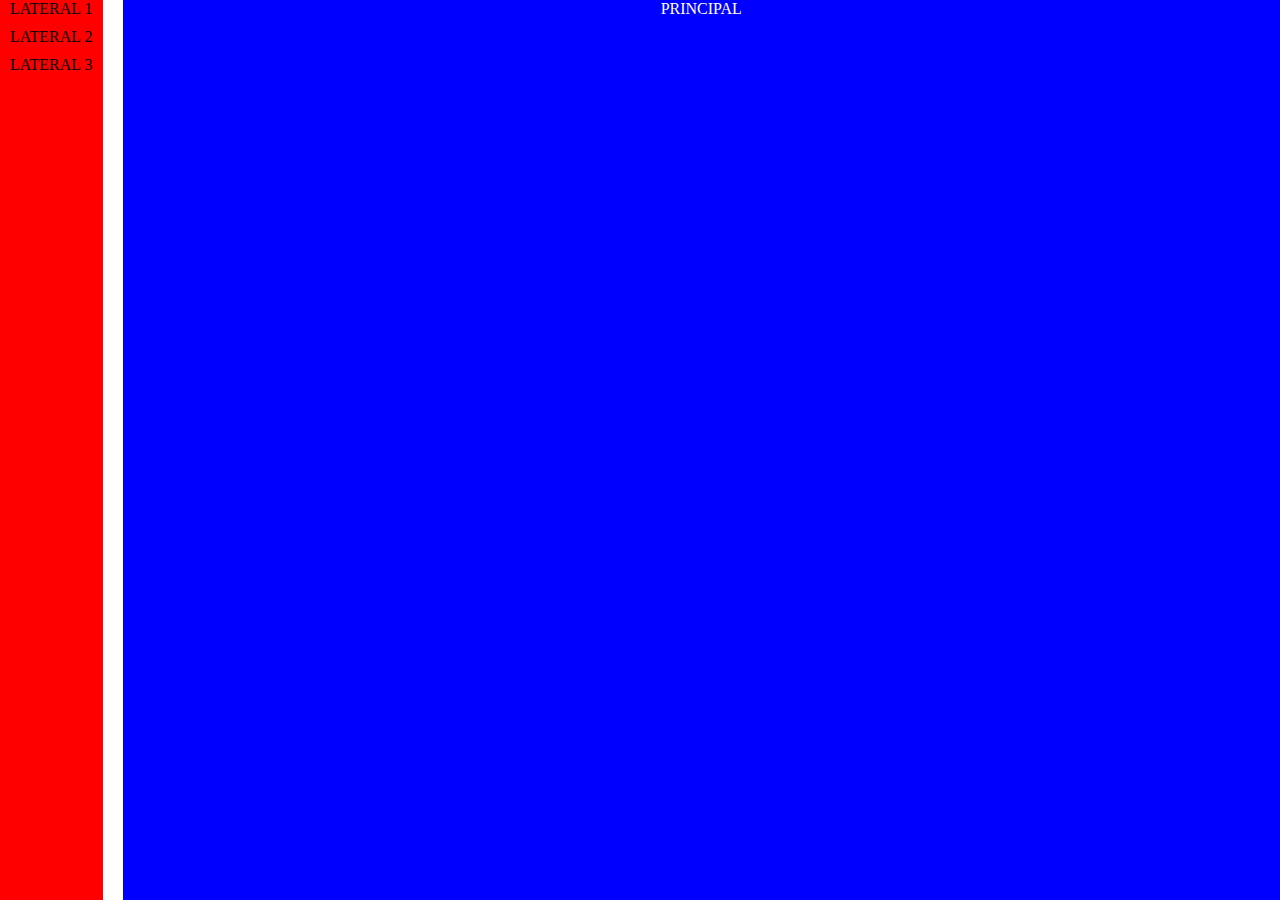
<file: 10-Responsive/index.html>
<!DOCTYPE html>
<html lang="en">
<head>
    <meta charset="UTF-8">
    <meta http-equiv="X-UA-Compatible" content="IE=edge">
    <meta name="viewport" content="width=device-width, initial-scale=1.0">
    <title>Diseño Responsive con CSS</title>
    <link rel="stylesheet" href="style.css">
</head>
<body>
    <div class="contenedor">
        <div class="lateral">
            <div class="item">LATERAL 1</div>
            <div class="item">LATERAL 2</div>
            <div class="item">LATERAL 3</div>
        </div>
        <div class="principal">PRINCIPAL</div>
    </div>
</body>
</html>
</file>
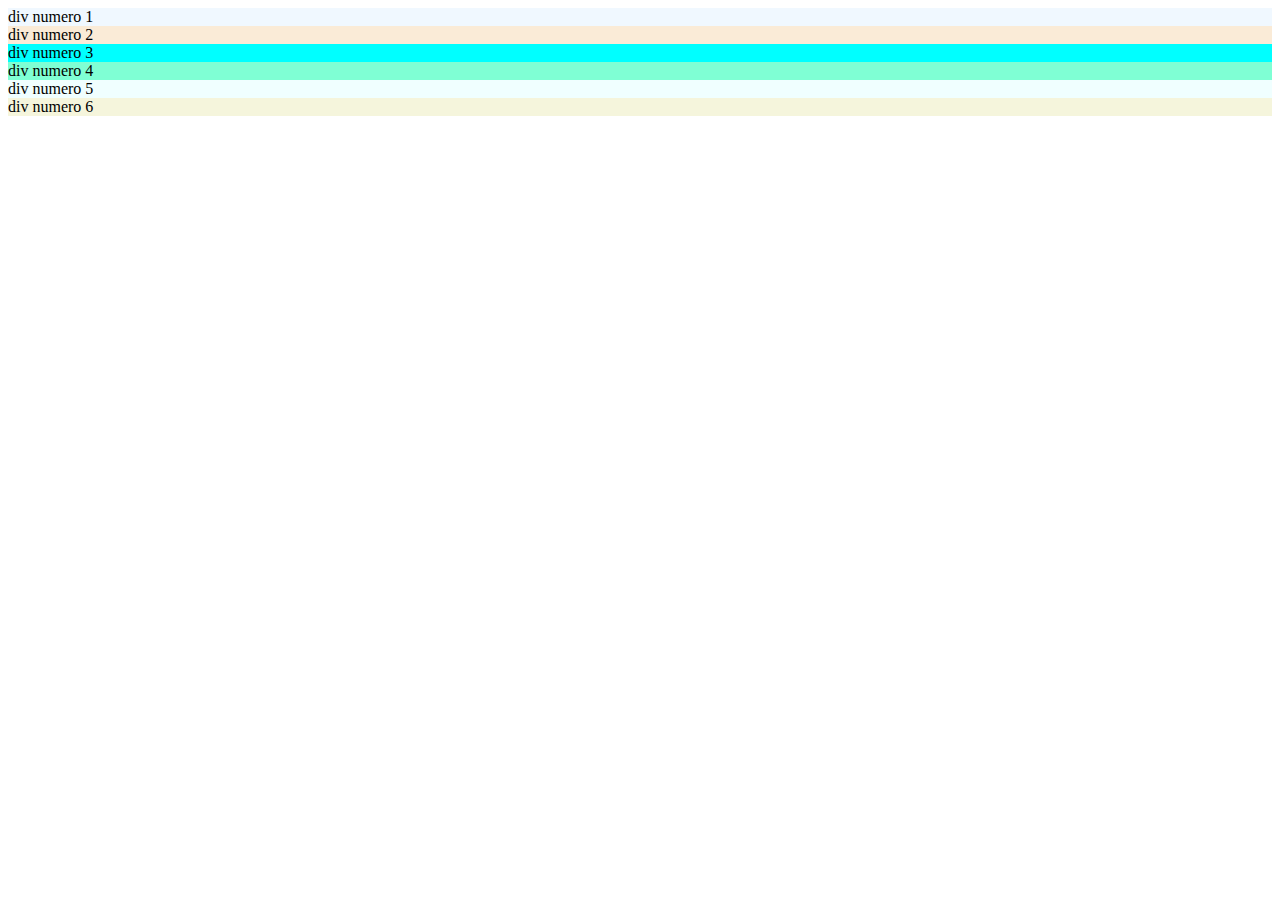
<file: 11-Bootstrap-Grid/index.html>
<!DOCTYPE html>
<html lang="en">
<head>
    <meta charset="UTF-8">
    <meta http-equiv="X-UA-Compatible" content="IE=edge">
    <meta name="viewport" content="width=device-width, initial-scale=1.0">
    <title>Sistema grid de Bootstrap</title>
    <link rel="stylesheet" href="style.css">
    <link href="https://cdn.jsdelivr.net/npm/bootstrap@5.3.0-alpha3/dist/css/bootstrap.min.css" rel="stylesheet" integrity="sha384-KK94CHFLLe+nY2dmCWGMq91rCGa5gtU4mk92HdvYe+M/SXH301p5ILy+dN9+nJOZ" crossorigin="anonymous">
</head>
<body>
    <div class="container">
        <div class="row">
            <div class="col col-sm-6 col-md-4 col-lg-3 col-xl-2 col1">div numero 1</div>
            <div class="col col-sm-6 col-md-4 col-lg-3 col-xl-2 col2">div numero 2</div>
            <div class="col col-sm-6 col-md-4 col-lg-3 col-xl-2 col3">div numero 3</div>
            <div class="col col-sm-6 col-md-4 col-lg-3 col-xl-2 col4">div numero 4</div>
            <div class="col col-sm-6 col-md-4 col-lg-3 col-xl-2 col5">div numero 5</div>
            <div class="col col-sm-6 col-md-4 col-lg-3 col-xl-2 col6">div numero 6</div>
        </div>
    </div>
</body>
<script src="https://cdn.jsdelivr.net/npm/bootstrap@5.3.0-alpha3/dist/js/bootstrap.bundle.min.js" integrity="sha384-ENjdO4Dr2bkBIFxQpeoTz1HIcje39Wm4jDKdf19U8gI4ddQ3GYNS7NTKfAdVQSZe" crossorigin="anonymous"></script>
</html>
</file>
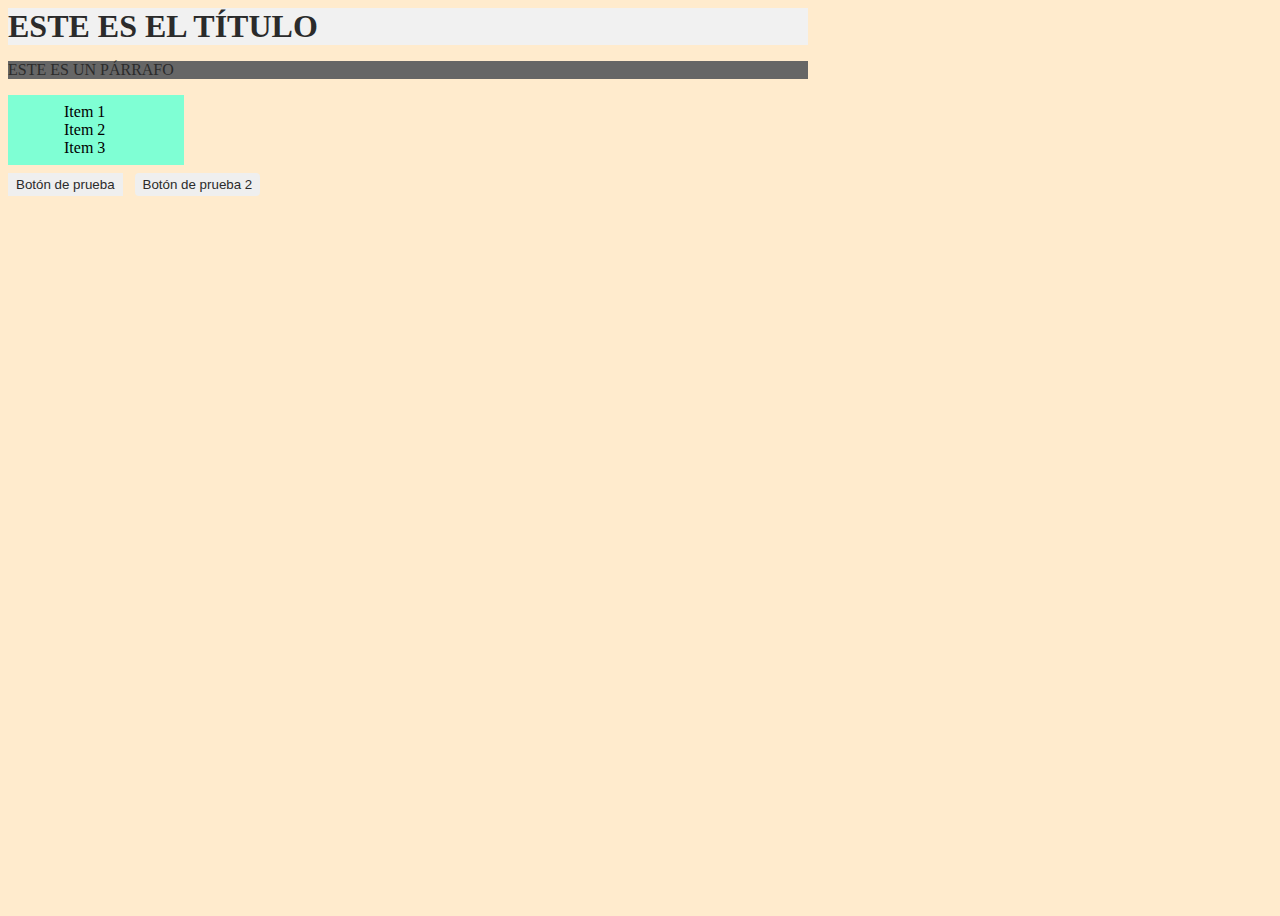
<file: 13-SASS/index.html>
<!DOCTYPE html>
<html lang="en">
<head>
    <meta charset="UTF-8">
    <meta http-equiv="X-UA-Compatible" content="IE=edge">
    <meta name="viewport" content="width=device-width, initial-scale=1.0">
    <link rel="stylesheet" href="style.css">
    <title>SASS</title>
</head>
<body>
    <div class="container">
        <h1>Este es el título</h1>
        <p>Este es un párrafo</p>
        <div class="listado">
            <ul>
                <li>Item 1</li>
                <li>Item 2</li>
                <li>Item 3</li>
            </ul>
        </div>
        <button class="btn">Botón de prueba</button>
        <button class="btn-2">Botón de prueba 2</button>
    </div>
</body>
</html>
</file>
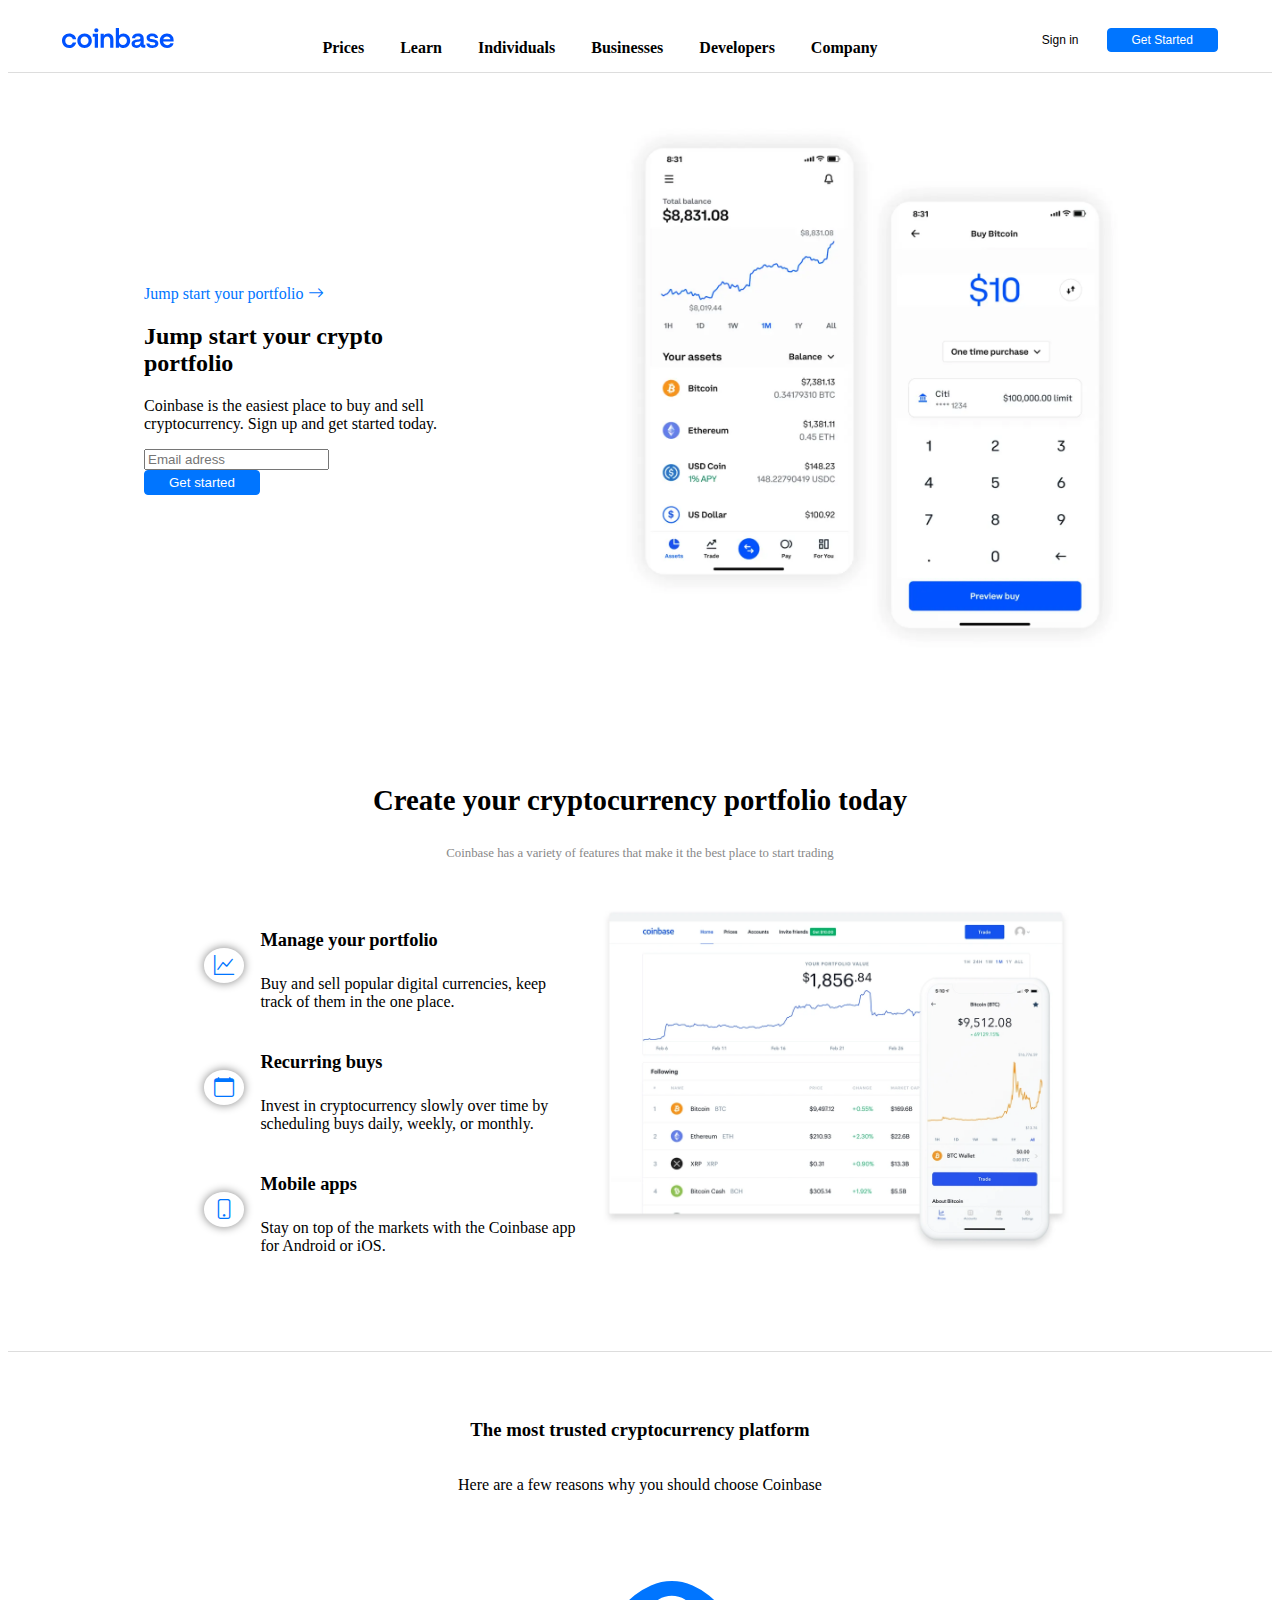
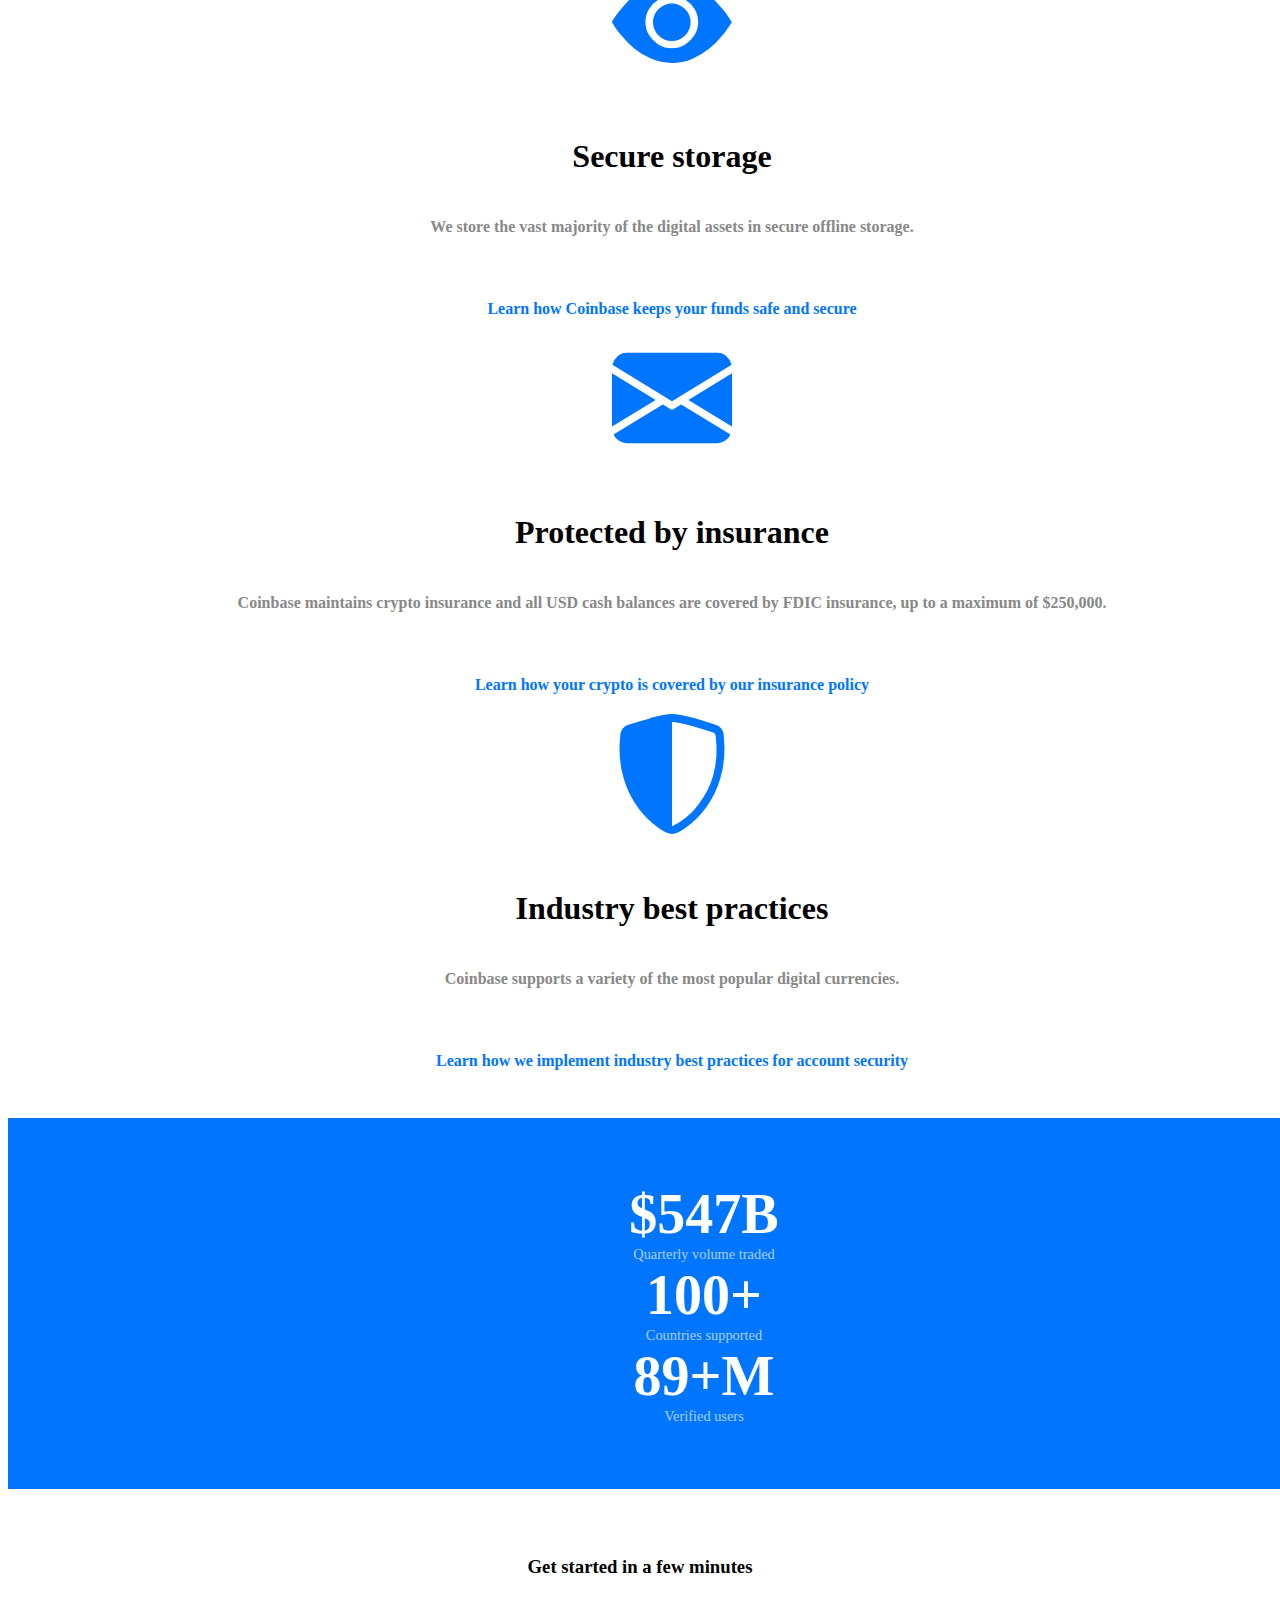
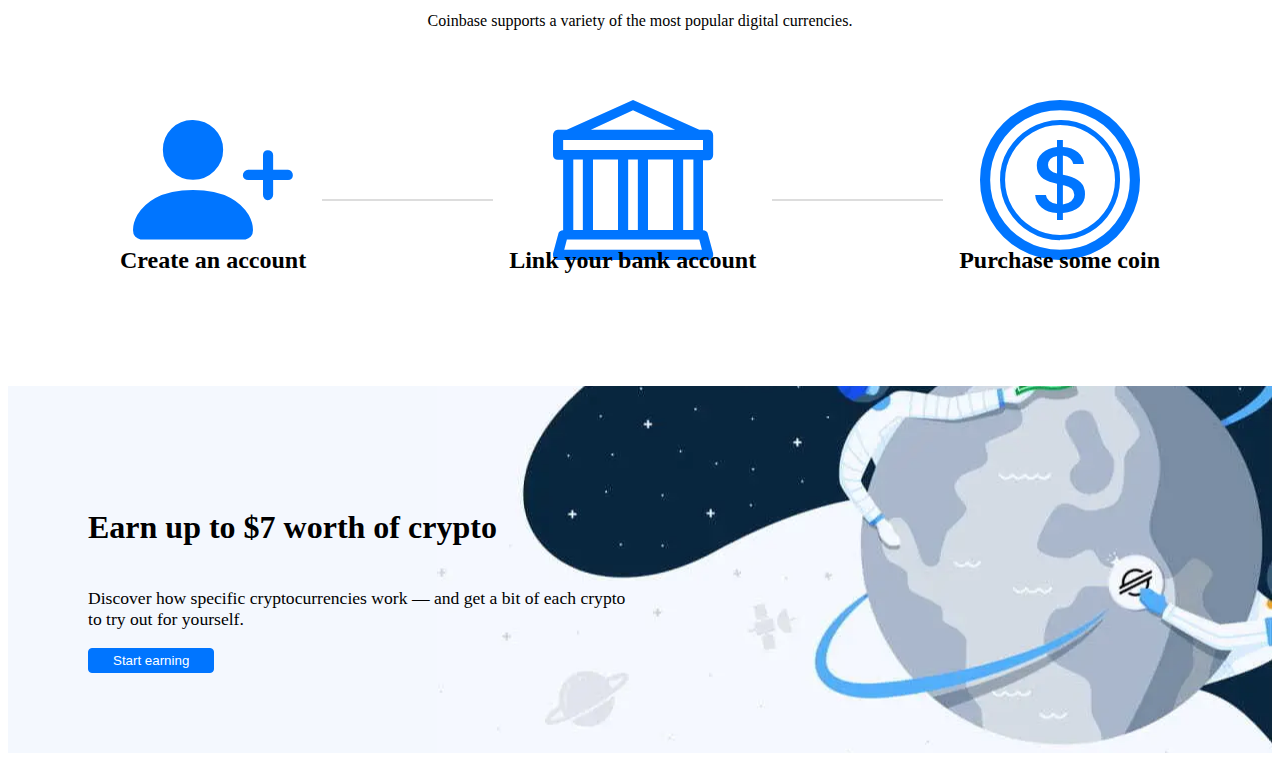
<file: 14-15-Proyecto/html/proyecto.html>
<!DOCTYPE html>
<html lang="en">
<head>
    <meta charset="UTF-8">
    <meta http-equiv="X-UA-Compatible" content="IE=edge">
    <meta name="viewport" content="width=device-width, initial-scale=1.0">
    <title>Proyecto Final</title>
    <link href="https://cdn.jsdelivr.net/npm/bootstrap@5.3.0-alpha3/dist/css/bootstrap.min.css" rel="stylesheet" integrity="sha384-KK94CHFLLe+nY2dmCWGMq91rCGa5gtU4mk92HdvYe+M/SXH301p5ILy+dN9+nJOZ" crossorigin="anonymous">
    <link rel="stylesheet" href="../css/style.css">
    <link rel="stylesheet" href="https://cdn.jsdelivr.net/npm/bootstrap-icons@1.10.5/font/bootstrap-icons.css">
</head>
<body>
    <section class="nav">
        <div class="logo">
            <a href="#">
                <img src="../assets/img/logo.svg" alt="logo">
            </a>
        </div>
        <div class="menu d-none d-md-block">
            <ul class="main-menu">
                <li><a href="#">Prices</a></li>
                <li><a href="#">Learn</a></li>
                <li><a href="#">Individuals</a></li>
                <li><a href="#">Businesses</a></li>
                <li><a href="#">Developers</a></li>
                <li><a href="#">Company</a></li>
            </ul>
        </div>
        <div class="get-started">
            <button class="btn-sec-s">Sign in</button>
            <button class="btn-main-s">Get Started</button>
        </div>
    </section>

    <section class="sec-home">
        <div class="home-cta">
            <div class="cta-text">
                <span>Jump start your portfolio</span>
                <i class="bi bi-arrow-right"></i>
            </div>
            <h2 class="home-title h1">Jump start your crypto portfolio</h2>
            <p class="home-description">Coinbase is the easiest place to buy and sell cryptocurrency. Sign up and get started today.</p>
            <div class="lead-magnet row align-items-center">
                <div class="col input-col">
                    <input type="text" class="form-control input-text" placeholder="Email adress">
                </div>
                <div class="col">
                    <button class="btn-main">Get started</button>
                </div>
            </div>
        </div>
        <div class="home-img d-none d-md-block">
            <img src="../assets/img/freeMoney-1.5.webp" alt="">
        </div>
    </section>

    <section class="sec-features">
        <div class="intro">
            <h3>Create your cryptocurrency portfolio today</h3>
            <p>
                Coinbase has a variety of features that make it the best place to
                start trading
            </p>
        </div>
        <div class="features">
            <div class="text">
                <div class="feature">
                    <span class="icon-sm">
                        <i class="bi bi-graph-up"></i>
                    </span>
                    <div class="description">
                        <h4 class="description-title">Manage your portfolio</h4>
                        <p class="description-text">
                        Buy and sell popular digital currencies, keep track of them in
                        the one place.
                        </p>
                    </div>
                </div>
                <div class="feature">
                    <span class="icon-sm">
                        <i class="bi bi-calendar"></i>
                    </span>
                    <div class="description">
                        <h4 class="description-title">Recurring buys</h4>
                        <p class="description-text">
                        Invest in cryptocurrency slowly over time by scheduling buys
                        daily, weekly, or monthly.
                        </p>
                    </div>
                </div>
                <div class="feature">
                    <span class="icon-sm">
                        <i class="bi bi-phone"></i>
                    </span>
                    <div class="description">
                        <h4 class="description-title">Mobile apps</h4>
                        <p class="description-text">
                        Stay on top of the markets with the Coinbase app for Android or
                        iOS.
                        </p>
                    </div>
                </div>
            </div>
            <div class="image d-none d-md-block">
                <img src="../assets/img/chart.webp" alt="chart" />
            </div>
        </div>
    </section>

    <section class="sec-benefits">
        <div class="intro">
            <h3>The most trusted cryptocurrency platform</h3>
            <p>Here are a few reasons why you should choose Coinbase</p>
        </div>
        <div class="benefit-cards row">
            <div class="benefit col-md">
                    <i class="bi bi-eye-fill"></i>
                    <div class="description">
                        <h4 class="title">Secure storage</h4>
                            <p class="text">
                                We store the vast majority of the digital assets in secure offline
                                storage.
                            </p>
                    </div>
                    <p class="cta">Learn how Coinbase keeps your funds safe and secure</p>
            </div>
            <div class="benefit col-md">
                <i class="bi bi-envelope-fill"></i>
                <div class="description">
                    <h4 class="title">Protected by insurance</h4>
                    <p class="text">
                        Coinbase maintains crypto insurance and all USD cash balances are
                        covered by FDIC insurance, up to a maximum of $250,000.
                    </p>
                </div>
                <p class="cta">
                Learn how your crypto is covered by our insurance policy
                </p>
            </div>
            <div class="benefit col-md">
                <i class="bi bi-shield-shaded"></i>
                <div class="description">
                    <h4 class="title">Industry best practices</h4>
                    <p class="text">
                        Coinbase supports a variety of the most popular digital
                        currencies.
                    </p>
                </div>
                <p class="cta">
                Learn how we implement industry best practices for account security
                </p>
            </div>
        </div>
    </section>

    <section class="sec-kpis row">
        <div class="kpi col-md">
            <span class="number">$547B</span>
            <span class="desc">Quarterly volume traded</span>
        </div>
        <div class="kpi col-md">
            <span class="number">100+</span>
            <span class="desc">Countries supported</span>
        </div>
        <div class="kpi col-md">
            <span class="number">89+M</span>
            <span class="desc">Verified users</span>
        </div>
    </section>

    <section class="sec-onboarding">
        <div class="intro">
            <h3>Get started in a few minutes</h3>
            <p>
                Coinbase supports a variety of the most popular digital currencies.
            </p>
        </div>
        <div class="steps">
            <div class="icon-desc">
                <i class="bi bi-person-plus-fill"></i>
                <h4 class="title">Create an account</h4>
            </div>
            <div class="step-separator"></div>
            <div class="icon-desc">
                <i class="bi bi-bank"></i>
                <h4 class="title">Link your bank account</h4>
            </div>
            <div class="step-separator"></div>
            <div class="icon-desc">
                <i class="bi bi-coin"></i>
                <h4 class="title">Purchase some coin</h4>
            </div>
        </div>
    </section>

    <section class="sec-footer-cta">
        <div class="footer-cta">
            <h4 class="cta-title">Earn up to $7 worth of crypto</h4>
            <p class="cta-description">
                Discover how specific cryptocurrencies work — and get a bit of each
                crypto to try out for yourself.
            </p>
            <button class="btn-main">Start earning</button>
        </div>
    </section>
</body>
<script src="https://cdn.jsdelivr.net/npm/bootstrap@5.3.0-alpha3/dist/js/bootstrap.bundle.min.js" integrity="sha384-ENjdO4Dr2bkBIFxQpeoTz1HIcje39Wm4jDKdf19U8gI4ddQ3GYNS7NTKfAdVQSZe" crossorigin="anonymous"></script>
</html>
</file>
<file: 10-Responsive/style.css>
/* Crea un nuevo documento HTML con el título "Diseño Responsive con CSS"

Crea un nuevo fichero CSS e impórtalo en el documento HTML principal

Crea las siguientes dos secciones:

Una barra lateral izquierda con tres elementos en vertical

Una sección principal a la derecha

(Tip: Utiliza la disposición flex donde la sección principal utilizará flex-grow)

Utiliza las media queries para que cuando el ancho del viewport sea menor de 640px ocurra lo siguiente:

La barra lateral izquierda se muestre como una navegación en la parte inferior

La disposición de los elementos de la barra lateral se vuelva horizontal

(Tip: Trabaja con la propiedad flex-direction) */

body{
    padding: 0px;
    margin: 0;
}

.contenedor{
    display: flex;
    justify-content: center;
    min-height: 100vh;
    min-width: 100vw;
    gap: 20px;
}
.lateral{
    background-color: red;
    color: black;
    gap: 10px;
    display: flex;
    flex-direction: column;
    padding: 0 10px 0 10px;
}
.principal{
    background-color: blue;
    color: white;
    display: flex;
    justify-content: center;
    flex-grow: 1;
}

@media (max-width: 640px){
    .contenedor{
        flex-direction: column-reverse;
    }
    .lateral{
        flex-direction: row;
        justify-content: space-around;
    }
}
</file>
<file: 13-SASS/style.css>
.btn, .btn-2 {
  border: none;
  padding: 0.25rem 0.5rem;
  color: #2b2b2b;
}
.btn:hover, .btn-2:hover {
  background-color: cyan;
  color: red;
  cursor: pointer;
}

.btn-2 {
  margin: 0.5rem;
  border-radius: 0.25rem;
}

body {
  padding: 0;
  margin: 0;
}

.container {
  width: 100%;
  background-color: blanchedalmond;
  min-height: 100vh;
  padding: 0.5rem;
}

h1 {
  margin: 0;
  color: #2b2b2b;
  text-transform: uppercase;
  width: 50rem;
  background-color: #f1f1f1;
}

p {
  color: #2b2b2b;
  text-transform: uppercase;
  width: 50rem;
  background-color: #666666;
}

.listado {
  width: 10rem;
  background-color: aquamarine;
  padding: 0.5rem;
}
.listado ul {
  margin: 0 0.5rem;
}
.listado ul li {
  list-style: none;
}
.listado ul li:hover {
  color: white;
}

/*# sourceMappingURL=style.css.map */
</file>
<file: 14-15-Proyecto/css/style.css>
.btn-main, .btn-main-s {
  padding: 0.25rem 1.5rem;
  border-radius: 0.25rem;
  background-color: #0075FF;
  color: white;
  border: solid 1px #0075FF;
}
.btn-main:hover, .btn-main-s:hover {
  background-color: white;
  color: #0075FF;
}
.btn-main-s {
  font-size: 0.75rem;
  padding: 0.1 1rem;
}

.btn-sec, .btn-sec-s {
  padding: 0.25rem 1.5rem;
  border-radius: 0.25rem;
  color: black;
  background-color: transparent;
  border: none;
}
.btn-sec:hover, .btn-sec-s:hover {
  color: #888;
}
.btn-sec-s {
  font-size: 0.75rem;
  padding: 0.1 1rem;
}

.main-menu {
  margin-bottom: 0;
}
.main-menu li {
  list-style: none;
  display: inline;
  font-size: 1rem;
  font-weight: 600;
  margin-right: 2rem;
}
.main-menu li a {
  color: black;
  text-decoration: none;
}
.main-menu li a:hover {
  text-decoration: underline;
}

.icon-sm i {
  font-size: 1.25rem;
  padding: 0.4rem 0.65rem;
  border-radius: 50%;
  box-shadow: 0 0 10px grey;
  color: #0075FF;
}

.benefit {
  display: flex;
  flex-direction: column;
}
.benefit i {
  color: #0075FF;
  font-size: 7.5rem;
  text-align: center;
}
.benefit .description .title {
  font-size: 2rem;
  text-align: center;
}
.benefit .description .text {
  color: #888;
  font-weight: 600;
  text-align: center;
}
.benefit .cta {
  color: #0075FF;
  font-weight: 600;
  margin-top: 3rem;
  text-align: center;
}

.icon-desc {
  display: flex;
  flex-direction: column;
  align-items: center;
  justify-content: center;
}
.icon-desc i {
  padding: 0;
  color: #0075FF;
  font-size: 10rem;
}
.icon-desc .title {
  margin-top: -2rem;
  font-size: 1.5rem;
  font-weight: 600;
}

html {
  min-width: 100vw;
}

.body {
  padding: 0;
  margin: 0;
}

.nav {
  display: flex;
  justify-content: space-around;
  align-items: center;
  width: 100%;
  height: 4rem;
  border-bottom: solid 1px #ddd;
}

.logo img {
  max-width: 7rem;
}

.sec-home {
  display: flex;
  width: 100%;
  max-width: 992px;
  margin: auto;
  padding: 3rem;
  align-items: center;
}
.sec-home .home-cta {
  flex: 1;
}
.sec-home .home-cta .cta-text {
  color: #0075FF;
}
.sec-home .home-cta .home-title {
  width: 20rem;
}
.sec-home .home-cta .home-description {
  width: 300px;
}
.sec-home .home-cta .lead-magnet .input-col {
  max-width: 200px;
}
.sec-home .home-img img {
  height: 534px;
}

.sec-features, .sec-onboarding .intro, .sec-benefits .intro {
  width: 100%;
  max-width: 992px;
  margin: auto;
  padding: 3rem;
  display: flex;
  flex-direction: column;
  align-items: center;
}
.sec-features .intro, .sec-onboarding .intro .intro, .sec-benefits .intro .intro {
  text-align: center;
}
.sec-features .intro h3, .sec-onboarding .intro .intro h3, .sec-benefits .intro .intro h3 {
  font-size: 1.8rem;
}
.sec-features .intro p, .sec-onboarding .intro .intro p, .sec-benefits .intro .intro p {
  font-size: 0.8rem;
  color: #888;
}
.sec-features .features, .sec-onboarding .intro .features, .sec-benefits .intro .features {
  display: flex;
  gap: 1rem;
  align-items: center;
}
.sec-features .features .text, .sec-onboarding .intro .features .text, .sec-benefits .intro .features .text {
  padding: 2rem 0;
  flex: 1;
}
.sec-features .features .text .feature, .sec-onboarding .intro .features .text .feature, .sec-benefits .intro .features .text .feature {
  display: flex;
  flex-direction: row;
  align-items: center;
}
.sec-features .features .text .feature .description, .sec-onboarding .intro .features .text .feature .description, .sec-benefits .intro .features .text .feature .description {
  margin-left: 1rem;
  max-width: 20rem;
}
.sec-features .features .text .feature .description .description-title, .sec-onboarding .intro .features .text .feature .description .description-title, .sec-benefits .intro .features .text .feature .description .description-title {
  font-size: 1.15rem;
}
.sec-features .features .text .feature .description .description-text, .sec-onboarding .intro .features .text .feature .description .description-text, .sec-benefits .intro .features .text .feature .description .description-text {
  font-size: 1rem;
}
.sec-features .features .image img, .sec-onboarding .intro .features .image img, .sec-benefits .intro .features .image img {
  max-width: 30rem;
}

.sec-benefits {
  border-top: 1px solid #ddd;
}
.sec-benefits .benefit-cards {
  width: 100%;
  padding: 0 2rem 2rem 2rem;
}

.sec-kpis {
  width: 100%;
  background-color: #0075FF;
  color: white;
  padding: 4rem;
}
.sec-kpis .kpi {
  display: flex;
  flex-direction: column;
  align-items: center;
}
.sec-kpis .kpi .number {
  font-size: 3.5rem;
  font-weight: 600;
}
.sec-kpis .kpi .desc {
  font-size: 0.9rem;
  color: rgba(255, 255, 255, 0.6666666667);
}

.sec-onboarding .steps {
  padding: 0 7rem 5rem 7rem;
  display: flex;
  align-items: center;
  justify-content: center;
}
.sec-onboarding .steps .step-separator {
  flex: 1;
  border-top: 2px solid #ddd;
  margin: 0 1rem;
}

.sec-footer-cta {
  background-color: #F4F8FE;
  padding: 5rem;
  background-image: url("../assets/img/bg.webp");
  background-repeat: no-repeat;
  background-position: 100%;
}
.sec-footer-cta .footer-cta {
  width: 50%;
}
.sec-footer-cta .footer-cta .cta-title {
  font-size: 2rem;
}
.sec-footer-cta .footer-cta .cta-description {
  font-size: 1.1rem;
}

@media (max-width: 768px) {
  .sec-onboarding .steps {
    flex-direction: column;
  }
  .sec-onboarding .steps .icon-desc .title {
    text-align: center;
  }
  .sec-footer-cta {
    background-image: none;
  }
  .sec-footer-cta .footer-cta {
    width: 100%;
    text-align: center;
  }
  .sec-benefits .intro {
    text-align: center;
  }
  .sec-benefits .intro h3 {
    font-size: 2rem;
  }
  .sec-features .intro h3, .sec-benefits .intro .intro h3, .sec-onboarding .intro .intro h3 {
    font-size: 2rem;
  }
  .sec-features .intro p, .sec-benefits .intro .intro p, .sec-onboarding .intro .intro p {
    font-size: 1rem;
  }
}

/*# sourceMappingURL=style.css.map */
</file>
<file: 11-Bootstrap-Grid/style.css>
/* Crea un nuevo documento HTML con el título "Sistema grid de Bootstrap"

Utilizando la página oficial getboostrap.com, añade la última versión de Bootstrap a este documento HTML

Crea 6 div con un texto en su interior

Utilizando únicamente el atributo class de cada uno de los div haz lo siguiente:

Por defecto, cada elemento ocupará el ancho máximo

Para viewports SM - cada fila contendrá 2 elementos

Para viewports MD - cada fila contendrá 3 elementos

Para viewports LG - cada fila contendrá 4 elementos

Para viewports XL - cada fila contendrá 6 elementos */

.col1{
    background-color: aliceblue;
}
.col2{
    background-color:antiquewhite;
}
.col3{
    background-color:aqua;
}
.col4{
    background-color:aquamarine;
}
.col5{
    background-color:azure;
}
.col6{
    background-color:beige;
}
</file>
